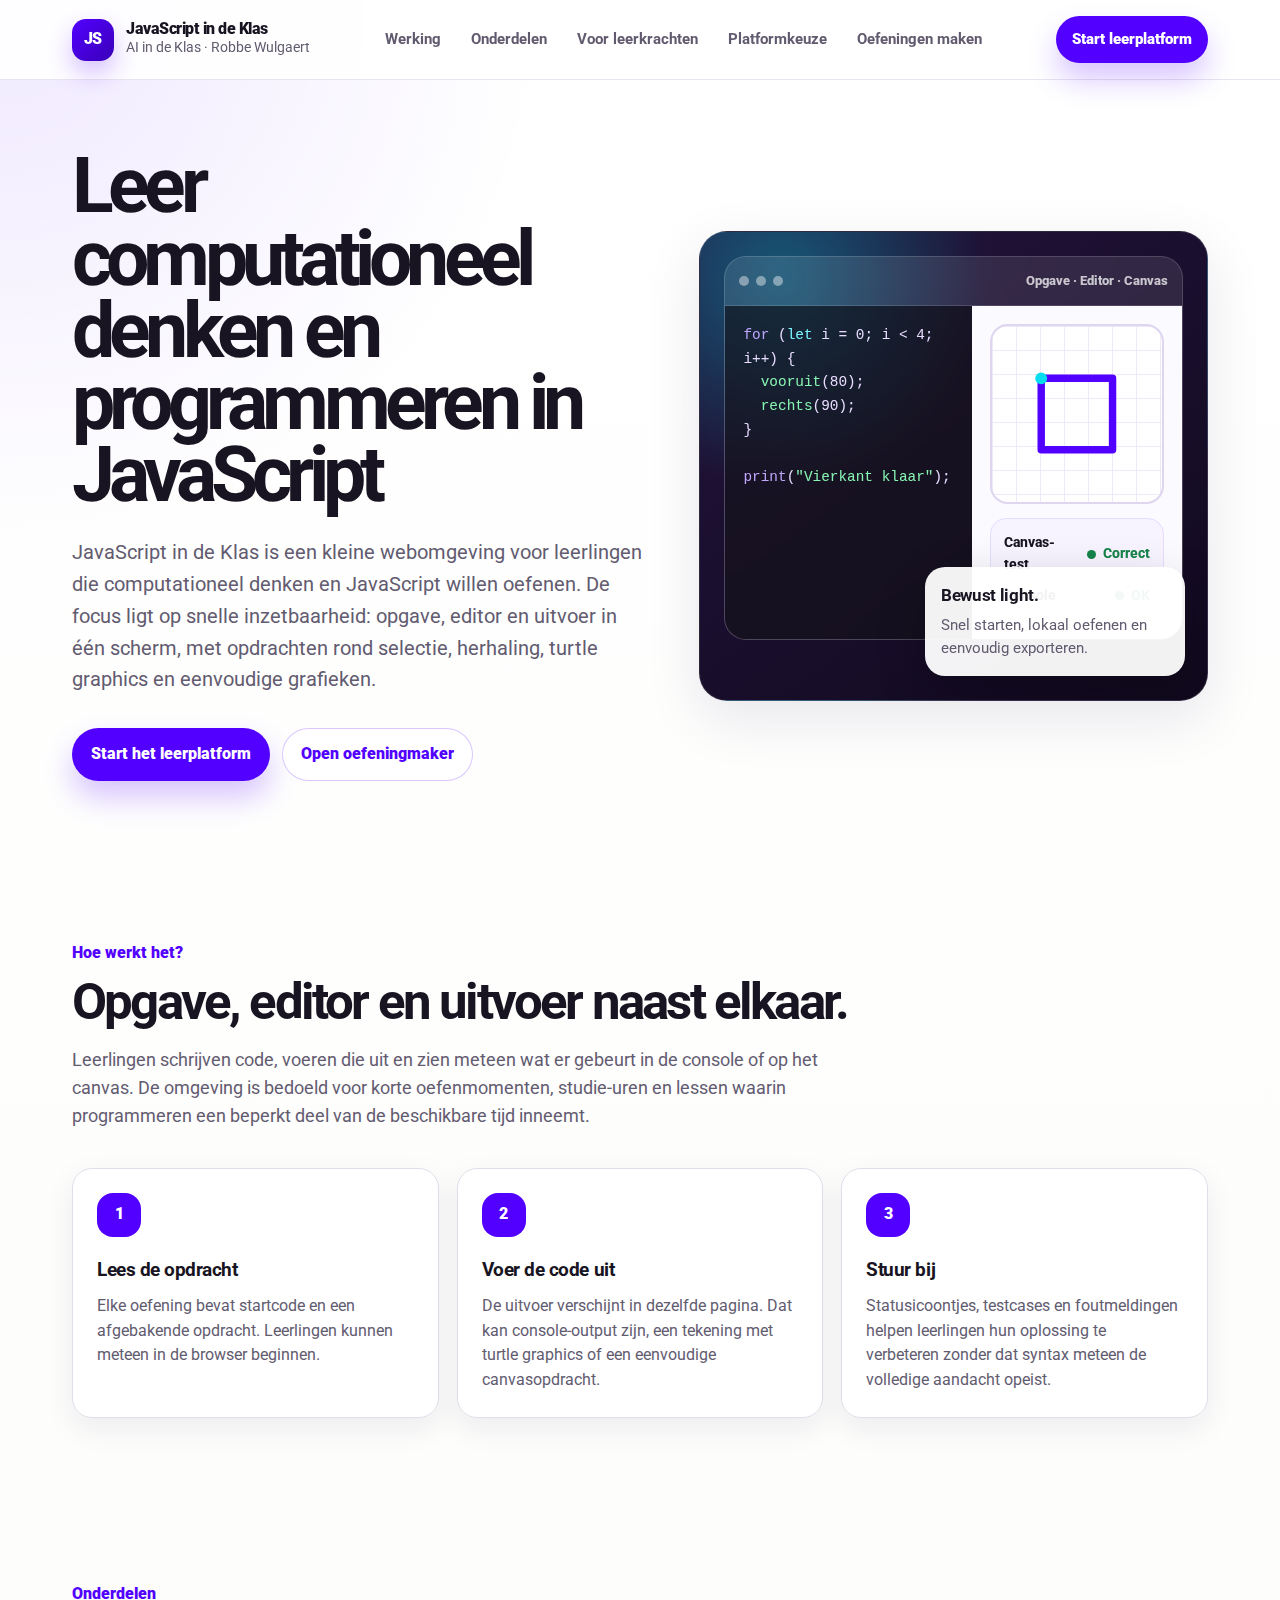
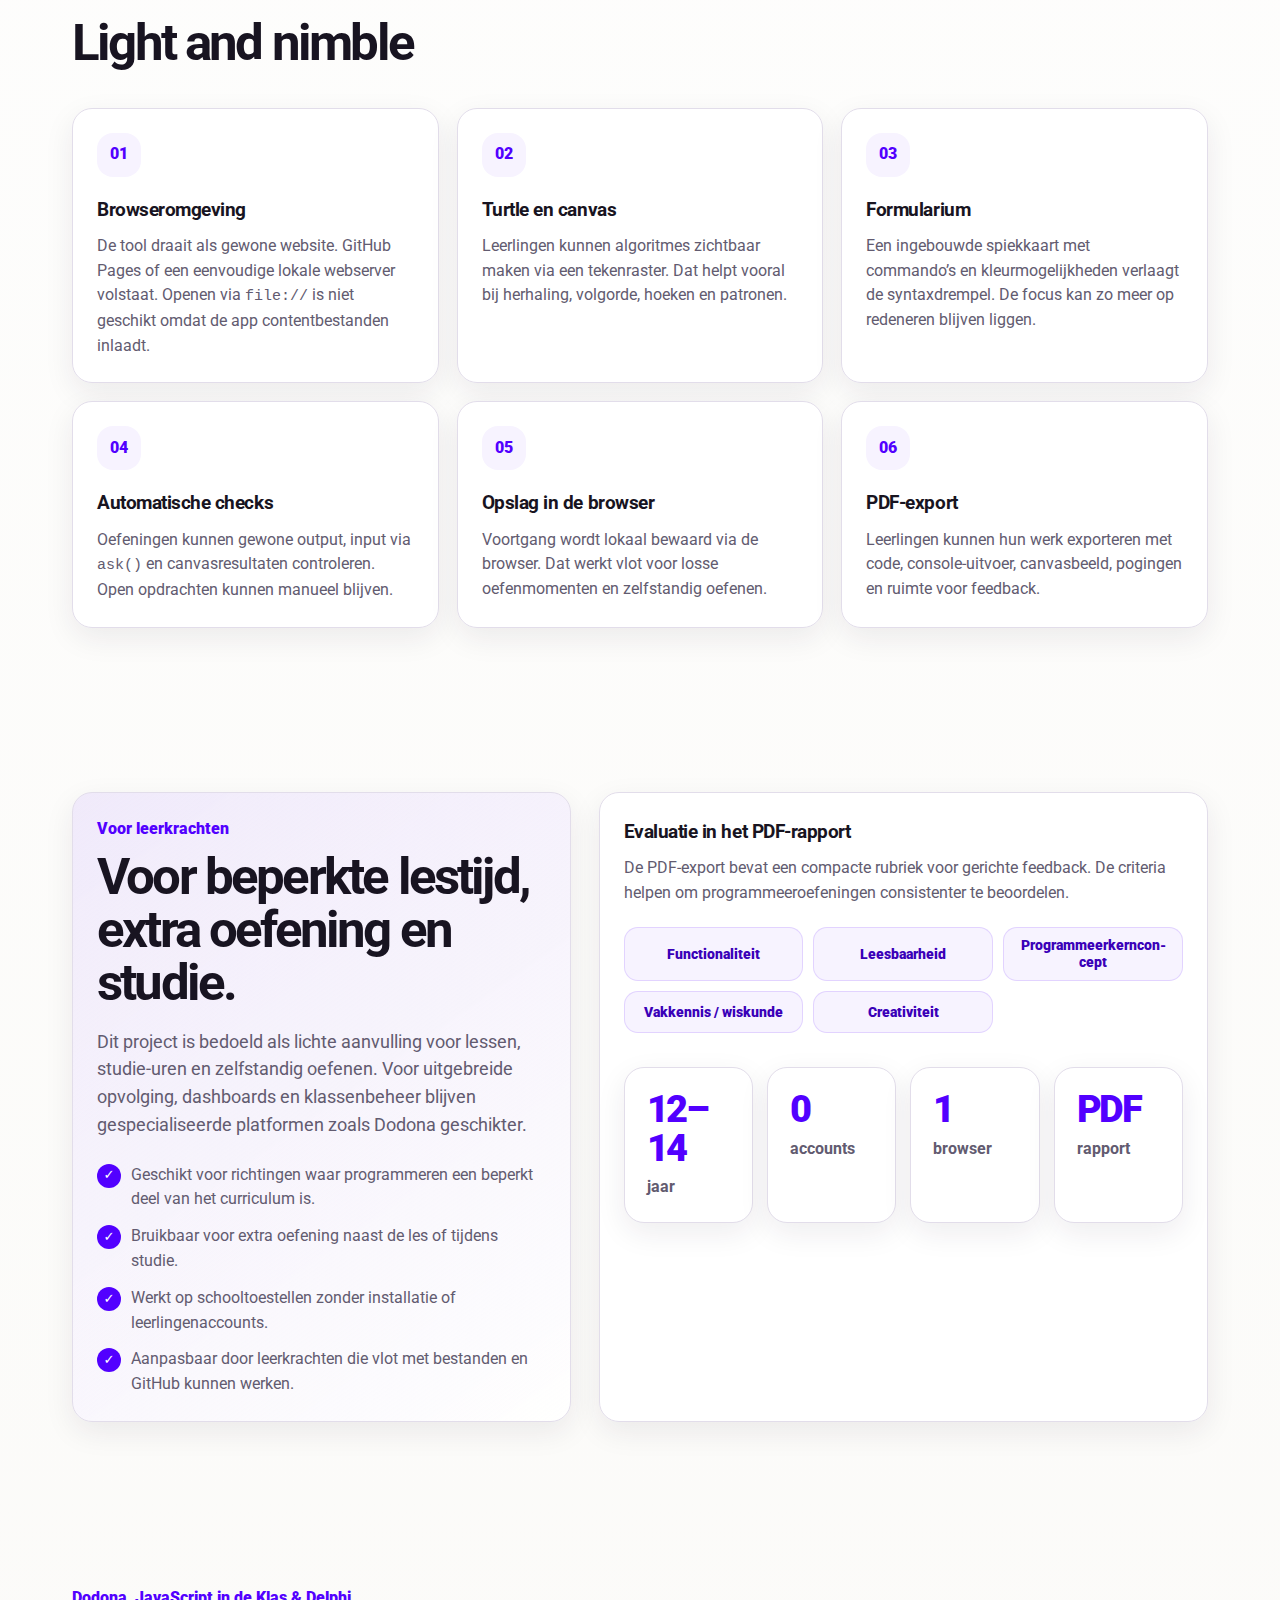
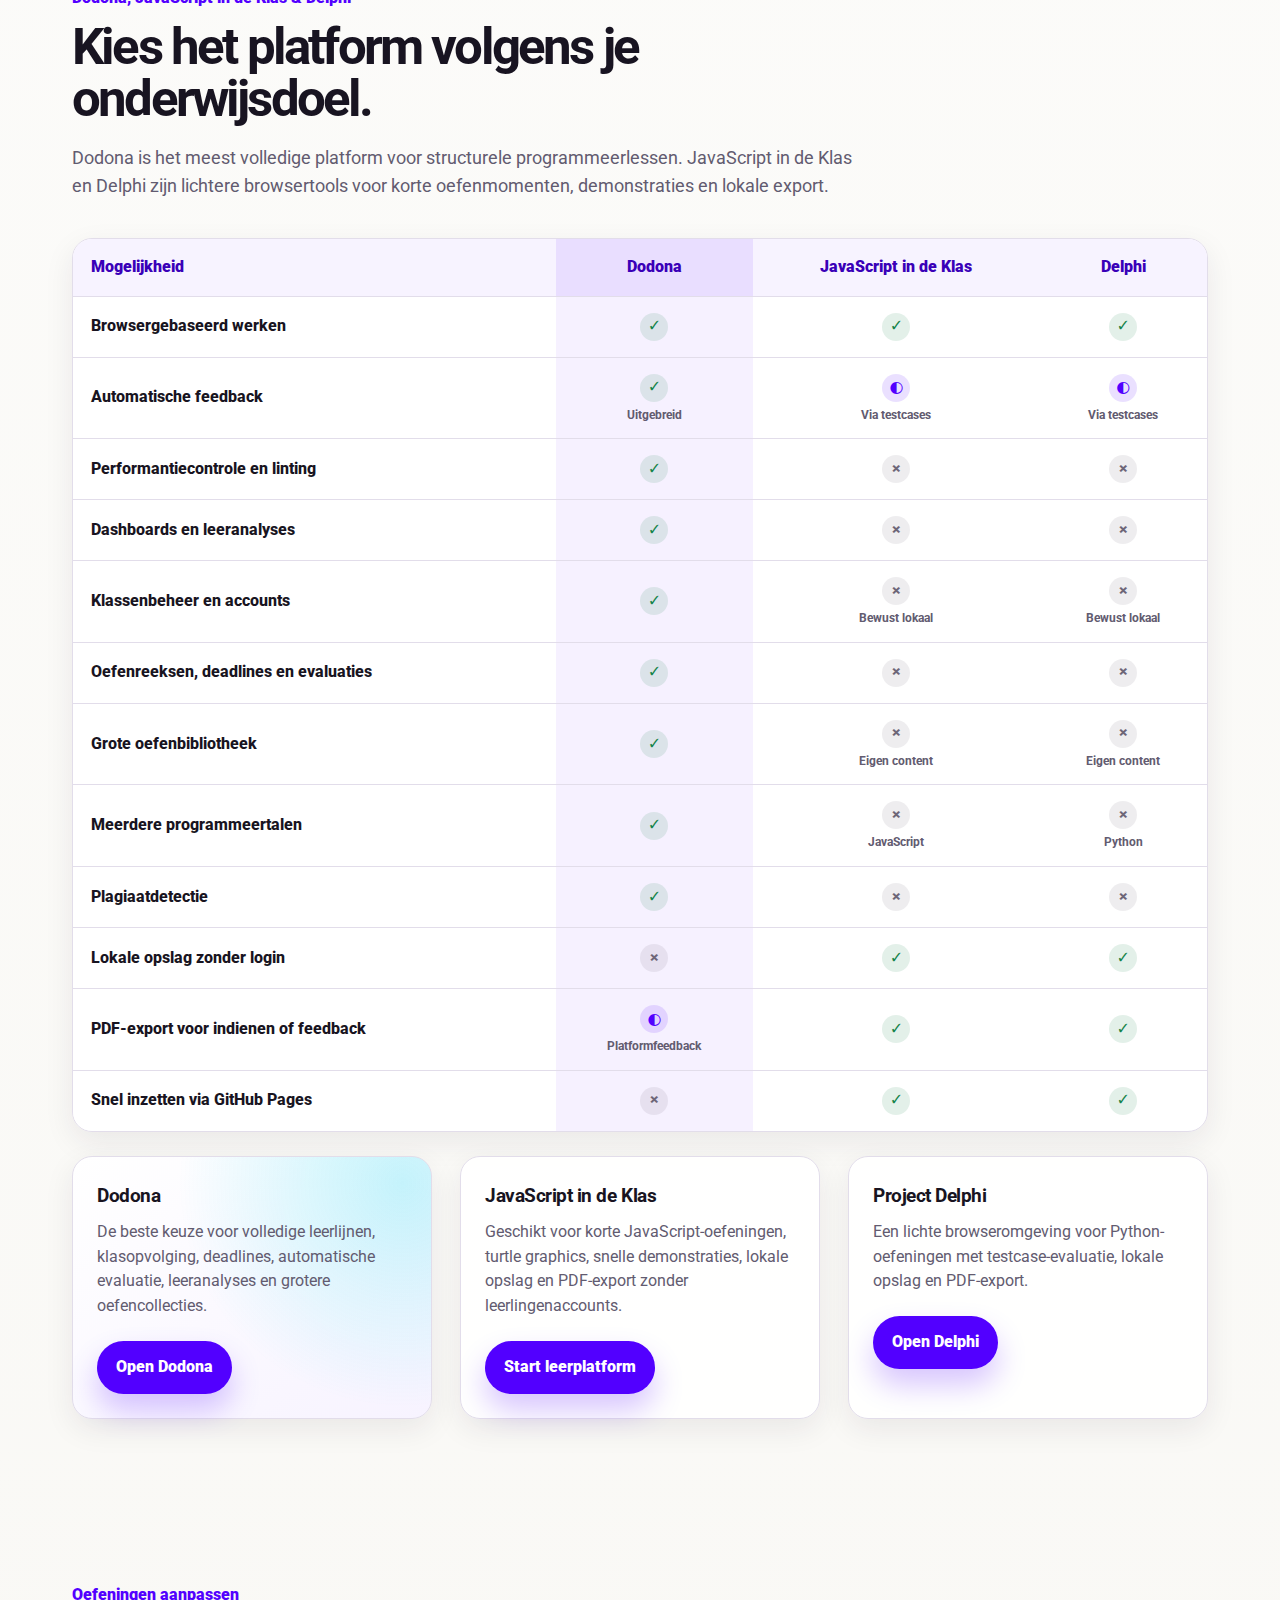
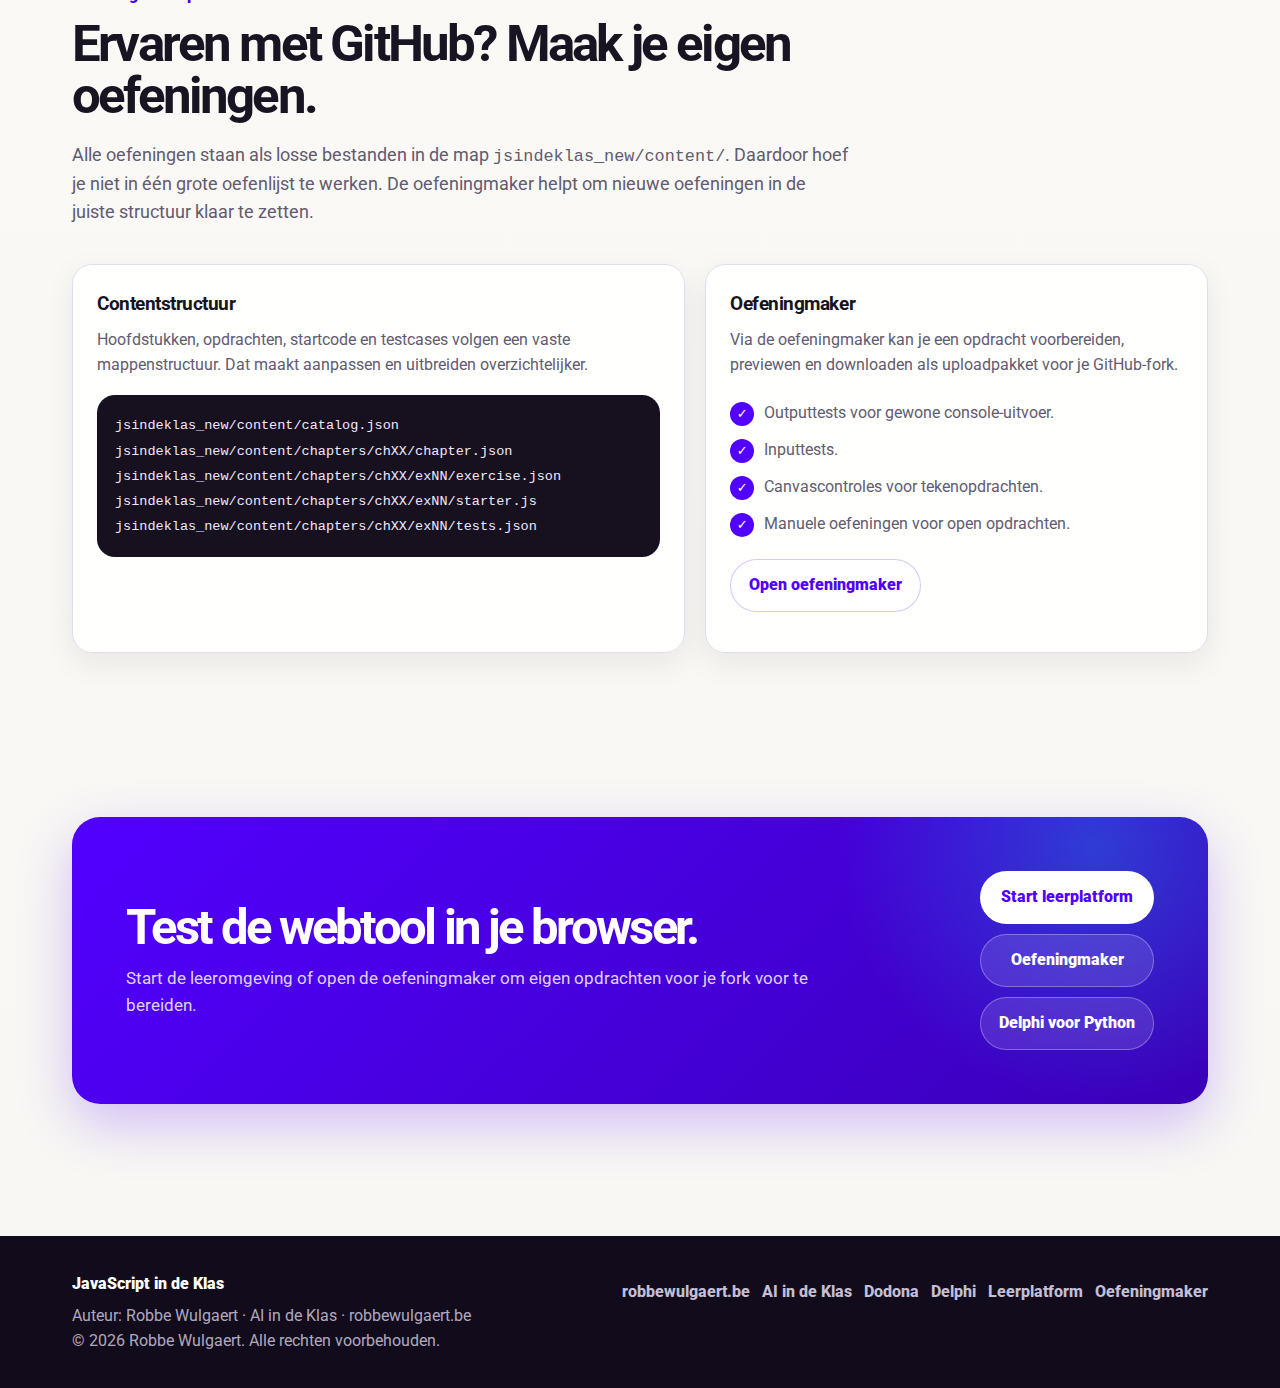
<file: index.html>
<!doctype html>
<html lang="nl-BE">
<head>
  <meta charset="utf-8" />
  <meta name="viewport" content="width=device-width, initial-scale=1" />
  <title>JavaScript in de Klas</title>
  <meta
    name="description"
    content="JavaScript in de Klas is een lichte browseromgeving voor computationeel denken en JavaScript, zonder installatie of accounts."
  />

  <link rel="icon" type="image/png" href="favicon.png" />
  <link rel="shortcut icon" type="image/png" href="favicon.png" />

  <link rel="preconnect" href="https://fonts.googleapis.com" />
  <link rel="preconnect" href="https://fonts.gstatic.com" crossorigin />
  <link
    href="https://fonts.googleapis.com/css2?family=Roboto:wght@400;500;700;900&display=swap"
    rel="stylesheet"
  />

  <style>
    :root {
      --brand: #5200ff;
      --brand-dark: #3a00b8;
      --brand-softer: #f7f3ff;
      --accent: #03ddef;
      --bg-soft: #f8f7f3;
      --text: #181421;
      --muted: #625b70;
      --border: #e2ddea;
      --good: #16834a;
      --neutral: #6d6677;
      --radius-xl: 28px;
      --radius-lg: 20px;
      --shadow-soft: 0 18px 55px rgba(32, 20, 54, 0.10);
      --shadow-card: 0 10px 30px rgba(32, 20, 54, 0.08);
      --max: 1180px;
    }

    * { box-sizing: border-box; }

    html { scroll-behavior: smooth; }

    body {
      margin: 0;
      font-family: "Roboto", system-ui, -apple-system, BlinkMacSystemFont, "Segoe UI", sans-serif;
      background:
        radial-gradient(circle at top left, rgba(82, 0, 255, 0.09), transparent 34rem),
        linear-gradient(180deg, #ffffff 0%, var(--bg-soft) 100%);
      color: var(--text);
      line-height: 1.55;
    }

    a { color: inherit; text-decoration: none; }

    code {
      font-family: ui-monospace, SFMono-Regular, Menlo, Monaco, Consolas, monospace;
      font-size: 0.94em;
    }

    .skip-link {
      position: absolute;
      left: -999px;
      top: 12px;
      z-index: 100;
      background: var(--brand);
      color: #fff;
      padding: 10px 14px;
      border-radius: 10px;
    }

    .skip-link:focus { left: 12px; }

    .site-header {
      position: sticky;
      top: 0;
      z-index: 50;
      background: rgba(255, 255, 255, 0.88);
      backdrop-filter: blur(16px);
      border-bottom: 1px solid rgba(226, 221, 234, 0.78);
    }

    .nav {
      max-width: var(--max);
      margin: 0 auto;
      padding: 16px 22px;
      display: flex;
      align-items: center;
      justify-content: space-between;
      gap: 24px;
    }

    .brand-link {
      display: flex;
      align-items: center;
      gap: 12px;
      min-width: 0;
    }

    .brand-mark {
      width: 42px;
      height: 42px;
      border-radius: 14px;
      background: linear-gradient(135deg, var(--brand), var(--brand-dark));
      display: grid;
      place-items: center;
      color: #fff;
      font-weight: 900;
      letter-spacing: -0.06em;
      box-shadow: 0 12px 24px rgba(82, 0, 255, 0.24);
      flex: 0 0 auto;
    }

    .brand-copy {
      display: flex;
      flex-direction: column;
      min-width: 0;
    }

    .brand-title {
      font-weight: 900;
      letter-spacing: -0.03em;
      line-height: 1.05;
      white-space: nowrap;
    }

    .brand-subtitle {
      color: var(--muted);
      font-size: 0.86rem;
      white-space: nowrap;
      overflow: hidden;
      text-overflow: ellipsis;
    }

    .nav-links {
      display: flex;
      align-items: center;
      gap: 6px;
      color: var(--muted);
      font-weight: 700;
      font-size: 0.94rem;
    }

    .nav-links a {
      padding: 10px 12px;
      border-radius: 999px;
    }

    .nav-links a:hover,
    .nav-links a:focus-visible {
      color: var(--brand);
      background: var(--brand-softer);
      outline: none;
    }

    .nav-actions {
      display: flex;
      align-items: center;
      gap: 10px;
    }

    .menu-button {
      display: none;
      border: 1px solid var(--border);
      background: #fff;
      color: var(--text);
      border-radius: 999px;
      padding: 10px 12px;
      font-weight: 800;
      cursor: pointer;
    }

    .btn {
      display: inline-flex;
      align-items: center;
      justify-content: center;
      gap: 10px;
      border-radius: 999px;
      padding: 13px 18px;
      font-weight: 900;
      border: 1px solid transparent;
      cursor: pointer;
      transition: transform 160ms ease, box-shadow 160ms ease, background 160ms ease, border-color 160ms ease;
      white-space: nowrap;
    }

    .btn:hover { transform: translateY(-1px); }

    .btn-primary {
      color: #fff;
      background: var(--brand);
      box-shadow: 0 16px 30px rgba(82, 0, 255, 0.23);
    }

    .btn-primary:hover,
    .btn-primary:focus-visible {
      background: var(--brand-dark);
      outline: none;
    }

    .btn-secondary {
      color: var(--brand);
      background: #fff;
      border-color: rgba(82, 0, 255, 0.22);
    }

    .btn-secondary:hover,
    .btn-secondary:focus-visible {
      background: var(--brand-softer);
      border-color: rgba(82, 0, 255, 0.40);
      outline: none;
    }

    .btn-small {
      padding: 11px 15px;
      font-size: 0.94rem;
    }

    main { overflow: hidden; }

    .section {
      max-width: var(--max);
      margin: 0 auto;
      padding: 82px 22px;
    }

    .hero {
      display: grid;
      grid-template-columns: minmax(0, 1.06fr) minmax(340px, 0.94fr);
      align-items: center;
      gap: 54px;
      padding-top: 70px;
      padding-bottom: 78px;
    }

    h1 {
      font-size: clamp(2.6rem, 6vw, 5.45rem);
      line-height: 0.94;
      letter-spacing: -0.075em;
      margin: 0;
      max-width: 820px;
    }

    .hero-lead {
      font-size: clamp(1.08rem, 2vw, 1.28rem);
      color: var(--muted);
      margin: 26px 0 0;
      max-width: 720px;
    }

    .hero-actions {
      display: flex;
      flex-wrap: wrap;
      gap: 12px;
      margin-top: 32px;
    }

    .hero-panel {
      position: relative;
      min-height: 470px;
      border-radius: var(--radius-xl);
      background:
        radial-gradient(circle at 16% 10%, rgba(3, 221, 239, 0.34), transparent 13rem),
        linear-gradient(145deg, #23143d 0%, #10091d 100%);
      box-shadow: var(--shadow-soft);
      padding: 24px;
      color: #fff;
      overflow: hidden;
      border: 1px solid rgba(255, 255, 255, 0.12);
    }

    .mock-browser {
      position: relative;
      z-index: 1;
      background: rgba(255, 255, 255, 0.10);
      border: 1px solid rgba(255, 255, 255, 0.15);
      border-radius: 22px;
      overflow: hidden;
      backdrop-filter: blur(12px);
    }

    .mock-top {
      display: flex;
      align-items: center;
      justify-content: space-between;
      padding: 14px;
      border-bottom: 1px solid rgba(255, 255, 255, 0.14);
    }

    .mock-dots { display: flex; gap: 7px; }

    .mock-dots span {
      width: 10px;
      height: 10px;
      border-radius: 50%;
      background: rgba(255, 255, 255, 0.42);
    }

    .mock-label {
      color: rgba(255, 255, 255, 0.74);
      font-size: 0.82rem;
      font-weight: 800;
    }

    .mock-body {
      display: grid;
      grid-template-columns: 1fr 0.85fr;
      min-height: 310px;
    }

    .code-pane {
      padding: 18px;
      background: rgba(5, 4, 10, 0.58);
      font-family: ui-monospace, SFMono-Regular, Menlo, Monaco, Consolas, monospace;
      font-size: 0.9rem;
      line-height: 1.65;
      color: #e8dcff;
    }

    .code-pane .purple { color: #bfa6ff; }
    .code-pane .cyan { color: #7cf5ff; }
    .code-pane .green { color: #87f5b2; }

    .result-pane {
      padding: 18px;
      background: #fbfaff;
      color: var(--text);
      display: flex;
      flex-direction: column;
      gap: 14px;
    }

    .canvas-card {
      flex: 1;
      min-height: 180px;
      border: 2px solid #ded5ef;
      border-radius: 18px;
      background:
        linear-gradient(#eee9f8 1px, transparent 1px),
        linear-gradient(90deg, #eee9f8 1px, transparent 1px),
        #ffffff;
      background-size: 24px 24px;
      position: relative;
      overflow: hidden;
    }

    .canvas-card svg {
      position: absolute;
      inset: 18px;
      width: calc(100% - 36px);
      height: calc(100% - 36px);
    }

    .feedback-card {
      display: grid;
      gap: 8px;
      padding: 13px;
      border-radius: 16px;
      background: var(--brand-softer);
      border: 1px solid #e5dcff;
    }

    .feedback-row {
      display: flex;
      align-items: center;
      justify-content: space-between;
      gap: 12px;
      font-size: 0.9rem;
      font-weight: 800;
    }

    .status {
      display: inline-flex;
      align-items: center;
      gap: 7px;
      color: var(--good);
    }

    .status::before {
      content: "";
      width: 9px;
      height: 9px;
      border-radius: 50%;
      background: var(--good);
    }

    .floating-card {
      position: absolute;
      z-index: 2;
      right: 22px;
      bottom: 24px;
      max-width: 260px;
      padding: 16px;
      border-radius: 20px;
      background: rgba(255, 255, 255, 0.95);
      color: var(--text);
      box-shadow: 0 18px 48px rgba(0, 0, 0, 0.22);
    }

    .floating-card strong {
      display: block;
      font-size: 1.04rem;
      letter-spacing: -0.02em;
    }

    .floating-card p {
      color: var(--muted);
      margin: 5px 0 0;
      font-size: 0.92rem;
    }

    .section-kicker {
      color: var(--brand);
      font-weight: 900;
      margin: 0 0 10px;
    }

    .section-title {
      font-size: clamp(2rem, 4vw, 3.35rem);
      line-height: 1.03;
      letter-spacing: -0.055em;
      margin: 0;
      max-width: 840px;
    }

    .section-lead {
      color: var(--muted);
      font-size: 1.12rem;
      max-width: 780px;
      margin: 18px 0 0;
    }

    .steps,
    .feature-grid {
      display: grid;
      grid-template-columns: repeat(3, 1fr);
      gap: 18px;
      margin-top: 38px;
    }

    .step-card,
    .feature-card,
    .audience-card,
    .authoring-card,
    .compare-card {
      background: rgba(255, 255, 255, 0.90);
      border: 1px solid var(--border);
      border-radius: var(--radius-lg);
      padding: 24px;
      box-shadow: var(--shadow-card);
      min-width: 0;
    }

    .step-number,
    .feature-icon {
      width: 44px;
      height: 44px;
      border-radius: 16px;
      background: var(--brand-softer);
      color: var(--brand);
      display: grid;
      place-items: center;
      font-weight: 900;
      margin-bottom: 18px;
    }

    .step-number {
      background: var(--brand);
      color: #fff;
    }

    .card-title {
      margin: 0;
      font-size: 1.18rem;
      letter-spacing: -0.025em;
    }

    .card-copy {
      margin: 10px 0 0;
      color: var(--muted);
    }

    .split,
    .comparison {
      display: grid;
      grid-template-columns: minmax(0, 0.9fr) minmax(360px, 1.1fr);
      gap: 28px;
      align-items: stretch;
    }

    .audience-card {
      background:
        linear-gradient(145deg, rgba(82, 0, 255, 0.07), rgba(255, 255, 255, 0.92));
    }

    .bullet-list {
      list-style: none;
      margin: 24px 0 0;
      padding: 0;
      display: grid;
      gap: 12px;
    }

    .bullet-list li {
      display: grid;
      grid-template-columns: 24px minmax(0, 1fr);
      gap: 10px;
      color: var(--muted);
    }

    .bullet-list li::before {
      content: "✓";
      width: 24px;
      height: 24px;
      border-radius: 50%;
      display: grid;
      place-items: center;
      color: #fff;
      background: var(--brand);
      font-size: 0.82rem;
      font-weight: 900;
      margin-top: 1px;
    }

    .stats {
      display: grid;
      grid-template-columns: repeat(4, 1fr);
      gap: 14px;
      margin-top: 34px;
    }

    .stat {
      padding: 22px;
      border-radius: 20px;
      background: #fff;
      border: 1px solid var(--border);
      box-shadow: var(--shadow-card);
      min-width: 0;
    }

    .stat-value {
      font-size: clamp(1.8rem, 3vw, 2.45rem);
      line-height: 1;
      font-weight: 900;
      letter-spacing: -0.06em;
      color: var(--brand);
      overflow-wrap: anywhere;
    }

    .stat-label {
      margin-top: 8px;
      color: var(--muted);
      font-weight: 700;
    }

    .authoring {
      display: grid;
      grid-template-columns: minmax(0, 1fr) minmax(320px, 0.82fr);
      gap: 20px;
      align-items: stretch;
      margin-top: 38px;
    }

    .path-box {
      margin-top: 18px;
      background: #17111f;
      color: #efe8ff;
      border-radius: 18px;
      padding: 18px;
      overflow-x: auto;
      font-family: ui-monospace, SFMono-Regular, Menlo, Monaco, Consolas, monospace;
      font-size: 0.9rem;
      line-height: 1.75;
      max-width: 100%;
    }

    .path-box code { color: #efe8ff; }

    .rubric {
      display: grid;
      grid-template-columns: repeat(auto-fit, minmax(135px, 1fr));
      gap: 10px;
      margin-top: 22px;
      width: 100%;
      max-width: 100%;
    }

    .rubric span {
      display: flex;
      align-items: center;
      justify-content: center;
      min-width: 0;
      min-height: 42px;
      background: var(--brand-softer);
      color: var(--brand-dark);
      border: 1px solid rgba(82, 0, 255, 0.13);
      border-radius: 14px;
      padding: 9px 11px;
      text-align: center;
      font-size: 0.88rem;
      line-height: 1.2;
      font-weight: 900;
      white-space: normal;
      overflow-wrap: anywhere;
      hyphens: auto;
    }

    .platform-table-wrap {
      margin-top: 38px;
      overflow-x: auto;
      border: 1px solid var(--border);
      border-radius: var(--radius-lg);
      background: rgba(255, 255, 255, 0.92);
      box-shadow: var(--shadow-card);
    }

    .platform-table {
      width: 100%;
      border-collapse: collapse;
      min-width: 900px;
    }

    .platform-table th,
    .platform-table td {
      padding: 16px 18px;
      border-bottom: 1px solid var(--border);
      text-align: center;
      vertical-align: middle;
    }

    .platform-table th:first-child,
    .platform-table td:first-child {
      text-align: left;
    }

    .platform-table thead th {
      background: var(--brand-softer);
      color: var(--brand-dark);
      font-weight: 900;
    }

    .platform-table thead th:nth-child(2) {
      background: rgba(82, 0, 255, 0.13);
      color: var(--brand-dark);
    }

    .platform-table tbody th {
      font-weight: 800;
      color: var(--text);
      background: rgba(255, 255, 255, 0.62);
    }

    .platform-table tbody td:nth-child(2) {
      background: rgba(82, 0, 255, 0.055);
    }

    .platform-table tbody tr:last-child th,
    .platform-table tbody tr:last-child td {
      border-bottom: 0;
    }

    .mark {
      display: inline-grid;
      place-items: center;
      width: 28px;
      height: 28px;
      border-radius: 999px;
      font-weight: 900;
      font-size: 1rem;
      margin-inline: auto;
    }

    .mark.yes {
      background: rgba(22, 131, 74, 0.12);
      color: var(--good);
    }

    .mark.no {
      background: rgba(120, 113, 128, 0.13);
      color: var(--neutral);
    }

    .mark.partial {
      background: rgba(82, 0, 255, 0.12);
      color: var(--brand);
    }

    .cell-note {
      display: block;
      margin-top: 5px;
      color: var(--muted);
      font-size: 0.78rem;
      font-weight: 700;
      line-height: 1.25;
    }

    .comparison.platform-cards {
      grid-template-columns: repeat(3, minmax(0, 1fr));
      margin-top: 24px;
    }

    .compare-card.featured {
      background:
        radial-gradient(circle at 92% 10%, rgba(3, 221, 239, 0.22), transparent 14rem),
        linear-gradient(145deg, #ffffff, var(--brand-softer));
    }

    .compare-actions {
      display: flex;
      flex-wrap: wrap;
      gap: 10px;
      margin-top: 22px;
    }

    .cta-band {
      border-radius: var(--radius-xl);
      background:
        radial-gradient(circle at 90% 10%, rgba(3, 221, 239, 0.27), transparent 16rem),
        linear-gradient(135deg, var(--brand), var(--brand-dark));
      color: #fff;
      padding: clamp(28px, 5vw, 54px);
      display: grid;
      grid-template-columns: minmax(0, 1fr) auto;
      align-items: center;
      gap: 24px;
      box-shadow: 0 20px 55px rgba(82, 0, 255, 0.24);
    }

    .cta-band h2 {
      margin: 0;
      font-size: clamp(1.9rem, 4vw, 3.05rem);
      letter-spacing: -0.055em;
      line-height: 1.03;
    }

    .cta-band p {
      margin: 12px 0 0;
      max-width: 730px;
      color: rgba(255, 255, 255, 0.84);
      font-size: 1.08rem;
    }

    .cta-actions {
      display: flex;
      flex-direction: column;
      gap: 10px;
      align-items: stretch;
    }

    .cta-actions .btn-secondary {
      background: rgba(255, 255, 255, 0.12);
      color: #fff;
      border-color: rgba(255, 255, 255, 0.30);
    }

    .cta-actions .btn-primary {
      background: #fff;
      color: var(--brand);
      box-shadow: none;
    }

    .site-footer {
      background: #110b1c;
      color: #efe8ff;
      margin-top: 50px;
    }

    .footer-inner {
      max-width: var(--max);
      margin: 0 auto;
      padding: 36px 22px;
      display: grid;
      grid-template-columns: minmax(0, 1fr) auto;
      gap: 24px;
      align-items: start;
    }

    .footer-inner p {
      margin: 0;
      color: rgba(239, 232, 255, 0.72);
    }

    .footer-title {
      font-weight: 900;
      margin-bottom: 8px;
      color: #fff;
    }

    .footer-links {
      display: flex;
      gap: 12px;
      flex-wrap: wrap;
      justify-content: flex-end;
    }

    .footer-links a {
      color: rgba(239, 232, 255, 0.82);
      font-weight: 800;
      padding: 8px 0;
    }

    .footer-links a:hover,
    .footer-links a:focus-visible {
      color: #fff;
      outline: none;
    }

    @media (max-width: 980px) {
      .hero,
      .split,
      .authoring,
      .cta-band {
        grid-template-columns: 1fr;
      }

      .comparison,
      .comparison.platform-cards {
        grid-template-columns: 1fr;
      }

      .hero-panel { min-height: 420px; }

      .steps,
      .feature-grid {
        grid-template-columns: 1fr 1fr;
      }

      .stats { grid-template-columns: 1fr 1fr; }

      .cta-actions {
        flex-direction: row;
        flex-wrap: wrap;
      }
    }

    @media (max-width: 760px) {
      .nav { align-items: flex-start; }

      .menu-button { display: inline-flex; }

      .nav-links {
        display: none;
        position: absolute;
        left: 16px;
        right: 16px;
        top: 76px;
        padding: 12px;
        border: 1px solid var(--border);
        background: #fff;
        border-radius: 20px;
        box-shadow: var(--shadow-card);
        flex-direction: column;
        align-items: stretch;
      }

      .nav-links.is-open { display: flex; }

      .nav-links a { border-radius: 14px; }

      .nav-actions > .btn { display: none; }

      .brand-subtitle { max-width: 170px; }

      .section {
        padding-top: 58px;
        padding-bottom: 58px;
      }

      .hero { padding-top: 46px; }

      .hero-actions,
      .cta-actions,
      .compare-actions {
        flex-direction: column;
        align-items: stretch;
      }

      .btn { width: 100%; }

      .mock-body { grid-template-columns: 1fr; }

      .result-pane { min-height: 220px; }

      .floating-card {
        left: 18px;
        right: 18px;
        bottom: 18px;
        max-width: none;
      }

      .steps,
      .feature-grid,
      .stats {
        grid-template-columns: 1fr;
      }

      .rubric { grid-template-columns: 1fr; }

      .footer-inner { grid-template-columns: 1fr; }

      .footer-links { justify-content: flex-start; }
    }

    @media (prefers-reduced-motion: reduce) {
      html { scroll-behavior: auto; }

      *,
      *::before,
      *::after {
        transition: none !important;
        animation: none !important;
      }
    }
  </style>
</head>

<body>
  <a class="skip-link" href="#main">Spring naar hoofdinhoud</a>

  <header class="site-header">
    <nav class="nav" aria-label="Hoofdnavigatie">
      <a class="brand-link" href="#top" aria-label="JavaScript in de Klas">
        <span class="brand-mark">JS</span>
        <span class="brand-copy">
          <span class="brand-title">JavaScript in de Klas</span>
          <span class="brand-subtitle">AI in de Klas · Robbe Wulgaert</span>
        </span>
      </a>

      <div class="nav-links" id="navLinks">
        <a href="#werking">Werking</a>
        <a href="#features">Onderdelen</a>
        <a href="#leerkrachten">Voor leerkrachten</a>
        <a href="#platformen">Platformkeuze</a>
        <a href="#oefeningen">Oefeningen maken</a>
      </div>

      <div class="nav-actions">
        <a class="btn btn-primary btn-small" href="jsindeklas_new/index.html">
          Start leerplatform
        </a>
        <button class="menu-button" id="menuButton" type="button" aria-expanded="false" aria-controls="navLinks">
          Menu
        </button>
      </div>
    </nav>
  </header>

  <main id="main">
    <section class="section hero" id="top">
      <div>
        <h1>Leer computationeel denken en programmeren in JavaScript</h1>

        <p class="hero-lead">
          JavaScript in de Klas is een kleine webomgeving voor leerlingen die computationeel denken en
          JavaScript willen oefenen. De focus ligt op snelle inzetbaarheid: opgave, editor en uitvoer in
          één scherm, met opdrachten rond selectie, herhaling, turtle graphics en eenvoudige grafieken.
        </p>

        <div class="hero-actions" aria-label="Belangrijke acties">
          <a class="btn btn-primary" href="jsindeklas_new/index.html">
            Start het leerplatform
          </a>
          <a class="btn btn-secondary" href="jsindeklas_new/tools/exercise-author.html">
            Open oefeningmaker
          </a>
        </div>
      </div>

      <aside class="hero-panel" aria-label="Visuele voorstelling van de leeromgeving">
        <div class="mock-browser">
          <div class="mock-top">
            <div class="mock-dots" aria-hidden="true">
              <span></span><span></span><span></span>
            </div>
            <div class="mock-label">Opgave · Editor · Canvas</div>
          </div>

          <div class="mock-body">
            <div class="code-pane" aria-hidden="true">
              <span class="purple">for</span> (<span class="cyan">let</span> i = 0; i &lt; 4; i++) {<br />
              &nbsp;&nbsp;<span class="green">vooruit</span>(80);<br />
              &nbsp;&nbsp;<span class="green">rechts</span>(90);<br />
              }<br /><br />
              <span class="purple">print</span>(<span class="green">"Vierkant klaar"</span>);
            </div>

            <div class="result-pane">
              <div class="canvas-card" aria-hidden="true">
                <svg viewBox="0 0 180 180" role="img" aria-label="Turtle graphics voorbeeld">
                  <polyline
                    points="42,42 138,42 138,138 42,138 42,42"
                    fill="none"
                    stroke="#5200FF"
                    stroke-width="10"
                    stroke-linejoin="round"
                    stroke-linecap="round"
                  />
                  <circle cx="42" cy="42" r="8" fill="#03ddef" />
                </svg>
              </div>

              <div class="feedback-card">
                <div class="feedback-row">
                  <span>Canvas-test</span>
                  <span class="status">Correct</span>
                </div>
                <div class="feedback-row">
                  <span>Console</span>
                  <span class="status">OK</span>
                </div>
              </div>
            </div>
          </div>
        </div>

        <div class="floating-card">
          <strong>Bewust light.</strong>
          <p>Snel starten, lokaal oefenen en eenvoudig exporteren.</p>
        </div>
      </aside>
    </section>

    <section class="section" id="werking">
      <p class="section-kicker">Hoe werkt het?</p>
      <h2 class="section-title">Opgave, editor en uitvoer naast elkaar.</h2>
      <p class="section-lead">
        Leerlingen schrijven code, voeren die uit en zien meteen wat er gebeurt in de console of op het canvas.
        De omgeving is bedoeld voor korte oefenmomenten, studie-uren en lessen waarin programmeren een beperkt
        deel van de beschikbare tijd inneemt.
      </p>

      <div class="steps">
        <article class="step-card">
          <div class="step-number">1</div>
          <h3 class="card-title">Lees de opdracht</h3>
          <p class="card-copy">
            Elke oefening bevat startcode en een afgebakende opdracht. Leerlingen kunnen meteen in de browser
            beginnen.
          </p>
        </article>

        <article class="step-card">
          <div class="step-number">2</div>
          <h3 class="card-title">Voer de code uit</h3>
          <p class="card-copy">
            De uitvoer verschijnt in dezelfde pagina. Dat kan console-output zijn, een tekening met turtle
            graphics of een eenvoudige canvasopdracht.
          </p>
        </article>

        <article class="step-card">
          <div class="step-number">3</div>
          <h3 class="card-title">Stuur bij</h3>
          <p class="card-copy">
            Statusicoontjes, testcases en foutmeldingen helpen leerlingen hun oplossing te verbeteren zonder
            dat syntax meteen de volledige aandacht opeist.
          </p>
        </article>
      </div>
    </section>

    <section class="section" id="features">
      <p class="section-kicker">Onderdelen</p>
      <h2 class="section-title">Light and nimble</h2>

      <div class="feature-grid">
        <article class="feature-card">
          <div class="feature-icon">01</div>
          <h3 class="card-title">Browseromgeving</h3>
          <p class="card-copy">
            De tool draait als gewone website. GitHub Pages of een eenvoudige lokale webserver volstaat.
            Openen via <code>file://</code> is niet geschikt omdat de app contentbestanden inlaadt.
          </p>
        </article>

        <article class="feature-card">
          <div class="feature-icon">02</div>
          <h3 class="card-title">Turtle en canvas</h3>
          <p class="card-copy">
            Leerlingen kunnen algoritmes zichtbaar maken via een tekenraster. Dat helpt vooral bij herhaling,
            volgorde, hoeken en patronen.
          </p>
        </article>

        <article class="feature-card">
          <div class="feature-icon">03</div>
          <h3 class="card-title">Formularium</h3>
          <p class="card-copy">
            Een ingebouwde spiekkaart met commando’s en kleurmogelijkheden verlaagt de syntaxdrempel.
            De focus kan zo meer op redeneren blijven liggen.
          </p>
        </article>

        <article class="feature-card">
          <div class="feature-icon">04</div>
          <h3 class="card-title">Automatische checks</h3>
          <p class="card-copy">
            Oefeningen kunnen gewone output, input via <code>ask()</code> en canvasresultaten controleren.
            Open opdrachten kunnen manueel blijven.
          </p>
        </article>

        <article class="feature-card">
          <div class="feature-icon">05</div>
          <h3 class="card-title">Opslag in de browser</h3>
          <p class="card-copy">
            Voortgang wordt lokaal bewaard via de browser. Dat werkt vlot voor losse oefenmomenten en
            zelfstandig oefenen.
          </p>
        </article>

        <article class="feature-card">
          <div class="feature-icon">06</div>
          <h3 class="card-title">PDF-export</h3>
          <p class="card-copy">
            Leerlingen kunnen hun werk exporteren met code, console-uitvoer, canvasbeeld, pogingen en ruimte
            voor feedback.
          </p>
        </article>
      </div>
    </section>

    <section class="section" id="leerkrachten">
      <div class="split">
        <article class="audience-card">
          <p class="section-kicker">Voor leerkrachten</p>
          <h2 class="section-title">Voor beperkte lestijd, extra oefening en studie.</h2>
          <p class="section-lead">
            Dit project is bedoeld als lichte aanvulling voor lessen, studie-uren en zelfstandig oefenen.
            Voor uitgebreide opvolging, dashboards en klassenbeheer blijven gespecialiseerde platformen
            zoals Dodona geschikter.
          </p>

          <ul class="bullet-list">
            <li>Geschikt voor richtingen waar programmeren een beperkt deel van het curriculum is.</li>
            <li>Bruikbaar voor extra oefening naast de les of tijdens studie.</li>
            <li>Werkt op schooltoestellen zonder installatie of leerlingenaccounts.</li>
            <li>Aanpasbaar door leerkrachten die vlot met bestanden en GitHub kunnen werken.</li>
          </ul>
        </article>

        <article class="authoring-card">
          <h3 class="card-title">Evaluatie in het PDF-rapport</h3>
          <p class="card-copy">
            De PDF-export bevat een compacte rubriek voor gerichte feedback. De criteria helpen om
            programmeeroefeningen consistenter te beoordelen.
          </p>

          <div class="rubric" aria-label="Beoordelingsrubriek">
            <span>Functionaliteit</span>
            <span>Leesbaarheid</span>
            <span>Programmeerkernconcept</span>
            <span>Vakkennis / wiskunde</span>
            <span>Creativiteit</span>
          </div>

          <div class="stats" aria-label="Projectkenmerken">
            <div class="stat">
              <div class="stat-value">12–14</div>
              <div class="stat-label">jaar</div>
            </div>
            <div class="stat">
              <div class="stat-value">0</div>
              <div class="stat-label">accounts</div>
            </div>
            <div class="stat">
              <div class="stat-value">1</div>
              <div class="stat-label">browser</div>
            </div>
            <div class="stat">
              <div class="stat-value">PDF</div>
              <div class="stat-label">rapport</div>
            </div>
          </div>
        </article>
      </div>
    </section>

    <section class="section" id="platformen">
      <p class="section-kicker">Dodona, JavaScript in de Klas & Delphi</p>
      <h2 class="section-title">Kies het platform volgens je onderwijsdoel.</h2>
      <p class="section-lead">
        Dodona is het meest volledige platform voor structurele programmeerlessen. JavaScript in de Klas en
        Delphi zijn lichtere browsertools voor korte oefenmomenten, demonstraties en lokale export.
      </p>

      <div class="platform-table-wrap" aria-label="Vergelijking van programmeerplatformen">
        <table class="platform-table">
          <thead>
            <tr>
              <th scope="col">Mogelijkheid</th>
              <th scope="col">Dodona</th>
              <th scope="col">JavaScript in de Klas</th>
              <th scope="col">Delphi</th>
            </tr>
          </thead>
          <tbody>
            <tr>
              <th scope="row">Browsergebaseerd werken</th>
              <td><span class="mark yes">✓</span></td>
              <td><span class="mark yes">✓</span></td>
              <td><span class="mark yes">✓</span></td>
            </tr>
            <tr>
              <th scope="row">Automatische feedback</th>
              <td><span class="mark yes">✓</span><span class="cell-note">Uitgebreid</span></td>
              <td><span class="mark partial">◐</span><span class="cell-note">Via testcases</span></td>
              <td><span class="mark partial">◐</span><span class="cell-note">Via testcases</span></td>
            </tr>
            <tr>
              <th scope="row">Performantiecontrole en linting</th>
              <td><span class="mark yes">✓</span></td>
              <td><span class="mark no">×</span></td>
              <td><span class="mark no">×</span></td>
            </tr>
            <tr>
              <th scope="row">Dashboards en leeranalyses</th>
              <td><span class="mark yes">✓</span></td>
              <td><span class="mark no">×</span></td>
              <td><span class="mark no">×</span></td>
            </tr>
            <tr>
              <th scope="row">Klassenbeheer en accounts</th>
              <td><span class="mark yes">✓</span></td>
              <td><span class="mark no">×</span><span class="cell-note">Bewust lokaal</span></td>
              <td><span class="mark no">×</span><span class="cell-note">Bewust lokaal</span></td>
            </tr>
            <tr>
              <th scope="row">Oefenreeksen, deadlines en evaluaties</th>
              <td><span class="mark yes">✓</span></td>
              <td><span class="mark no">×</span></td>
              <td><span class="mark no">×</span></td>
            </tr>
            <tr>
              <th scope="row">Grote oefenbibliotheek</th>
              <td><span class="mark yes">✓</span></td>
              <td><span class="mark no">×</span><span class="cell-note">Eigen content</span></td>
              <td><span class="mark no">×</span><span class="cell-note">Eigen content</span></td>
            </tr>
            <tr>
              <th scope="row">Meerdere programmeertalen</th>
              <td><span class="mark yes">✓</span></td>
              <td><span class="mark no">×</span><span class="cell-note">JavaScript</span></td>
              <td><span class="mark no">×</span><span class="cell-note">Python</span></td>
            </tr>
            <tr>
              <th scope="row">Plagiaatdetectie</th>
              <td><span class="mark yes">✓</span></td>
              <td><span class="mark no">×</span></td>
              <td><span class="mark no">×</span></td>
            </tr>
            <tr>
              <th scope="row">Lokale opslag zonder login</th>
              <td><span class="mark no">×</span></td>
              <td><span class="mark yes">✓</span></td>
              <td><span class="mark yes">✓</span></td>
            </tr>
            <tr>
              <th scope="row">PDF-export voor indienen of feedback</th>
              <td><span class="mark partial">◐</span><span class="cell-note">Platformfeedback</span></td>
              <td><span class="mark yes">✓</span></td>
              <td><span class="mark yes">✓</span></td>
            </tr>
            <tr>
              <th scope="row">Snel inzetten via GitHub Pages</th>
              <td><span class="mark no">×</span></td>
              <td><span class="mark yes">✓</span></td>
              <td><span class="mark yes">✓</span></td>
            </tr>
          </tbody>
        </table>
      </div>

      <div class="comparison platform-cards">
        <article class="compare-card featured">
          <h3 class="card-title">Dodona</h3>
          <p class="card-copy">
            De beste keuze voor volledige leerlijnen, klasopvolging, deadlines, automatische evaluatie,
            leeranalyses en grotere oefencollecties.
          </p>

          <div class="compare-actions">
            <a class="btn btn-primary" href="https://dodona.be/nl/">
              Open Dodona
            </a>
          </div>
        </article>

        <article class="compare-card">
          <h3 class="card-title">JavaScript in de Klas</h3>
          <p class="card-copy">
            Geschikt voor korte JavaScript-oefeningen, turtle graphics, snelle demonstraties, lokale opslag
            en PDF-export zonder leerlingenaccounts.
          </p>

          <div class="compare-actions">
            <a class="btn btn-primary" href="jsindeklas_new/index.html">
              Start leerplatform
            </a>
          </div>
        </article>

        <article class="compare-card">
          <h3 class="card-title">Project Delphi</h3>
          <p class="card-copy">
            Een lichte browseromgeving voor Python-oefeningen met testcase-evaluatie, lokale opslag en
            PDF-export.
          </p>

          <div class="compare-actions">
            <a class="btn btn-primary" href="https://robbew.github.io/delphi/">
              Open Delphi
            </a>
          </div>
        </article>
      </div>
    </section>

    <section class="section" id="oefeningen">
      <p class="section-kicker">Oefeningen aanpassen</p>
      <h2 class="section-title">Ervaren met GitHub? Maak je eigen oefeningen.</h2>
      <p class="section-lead">
        Alle oefeningen staan als losse bestanden in de map <code>jsindeklas_new/content/</code>. Daardoor hoef je niet in
        één grote oefenlijst te werken. De oefeningmaker helpt om nieuwe oefeningen in de juiste structuur
        klaar te zetten.
      </p>

      <div class="authoring">
        <article class="authoring-card">
          <h3 class="card-title">Contentstructuur</h3>
          <p class="card-copy">
            Hoofdstukken, opdrachten, startcode en testcases volgen een vaste mappenstructuur. Dat maakt
            aanpassen en uitbreiden overzichtelijker.
          </p>

          <div class="path-box" aria-label="Contentstructuur">
            <code>
jsindeklas_new/content/catalog.json<br />
jsindeklas_new/content/chapters/chXX/chapter.json<br />
jsindeklas_new/content/chapters/chXX/exNN/exercise.json<br />
jsindeklas_new/content/chapters/chXX/exNN/starter.js<br />
jsindeklas_new/content/chapters/chXX/exNN/tests.json
            </code>
          </div>
        </article>

        <article class="authoring-card">
          <h3 class="card-title">Oefeningmaker</h3>
          <p class="card-copy">
            Via de oefeningmaker kan je een opdracht voorbereiden, previewen en downloaden als uploadpakket
            voor je GitHub-fork.
          </p>

          <ul class="bullet-list">
            <li>Outputtests voor gewone console-uitvoer.</li>
            <li>Inputtests.</li>
            <li>Canvascontroles voor tekenopdrachten.</li>
            <li>Manuele oefeningen voor open opdrachten.</li>
          </ul>

          <p style="margin-top: 22px;">
            <a class="btn btn-secondary" href="jsindeklas_new/tools/exercise-author.html">
              Open oefeningmaker
            </a>
          </p>
        </article>
      </div>
    </section>

    <section class="section" aria-label="Start">
      <div class="cta-band">
        <div>
          <h2>Test de webtool in je browser.</h2>
          <p>
            Start de leeromgeving of open de oefeningmaker om eigen opdrachten voor je fork voor te bereiden.
          </p>
        </div>

        <div class="cta-actions">
          <a class="btn btn-primary" href="jsindeklas_new/index.html">
            Start leerplatform
          </a>
          <a class="btn btn-secondary" href="jsindeklas_new/tools/exercise-author.html">
            Oefeningmaker
          </a>
          <a class="btn btn-secondary" href="https://robbew.github.io/delphi/">
            Delphi voor Python
          </a>
        </div>
      </div>
    </section>
  </main>

  <footer class="site-footer">
    <div class="footer-inner">
      <div>
        <div class="footer-title">JavaScript in de Klas</div>
        <p>
          Auteur: Robbe Wulgaert · AI in de Klas · robbewulgaert.be<br />
          © 2026 Robbe Wulgaert. Alle rechten voorbehouden.
        </p>
      </div>

      <div class="footer-links" aria-label="Footerlinks">
        <a href="https://www.robbewulgaert.be">robbewulgaert.be</a>
        <a href="https://www.aiindeklas.be">AI in de Klas</a>
        <a href="https://dodona.be/nl/">Dodona</a>
        <a href="https://robbew.github.io/delphi/">Delphi</a>
        <a href="jsindeklas_new/index.html">Leerplatform</a>
        <a href="jsindeklas_new/tools/exercise-author.html">Oefeningmaker</a>
      </div>
    </div>
  </footer>

  <script>
    const menuButton = document.getElementById("menuButton");
    const navLinks = document.getElementById("navLinks");

    menuButton?.addEventListener("click", () => {
      const isOpen = navLinks.classList.toggle("is-open");
      menuButton.setAttribute("aria-expanded", String(isOpen));
    });

    navLinks?.addEventListener("click", (event) => {
      if (event.target instanceof HTMLAnchorElement) {
        navLinks.classList.remove("is-open");
        menuButton.setAttribute("aria-expanded", "false");
      }
    });
  </script>
</body>
</html>
</file>
